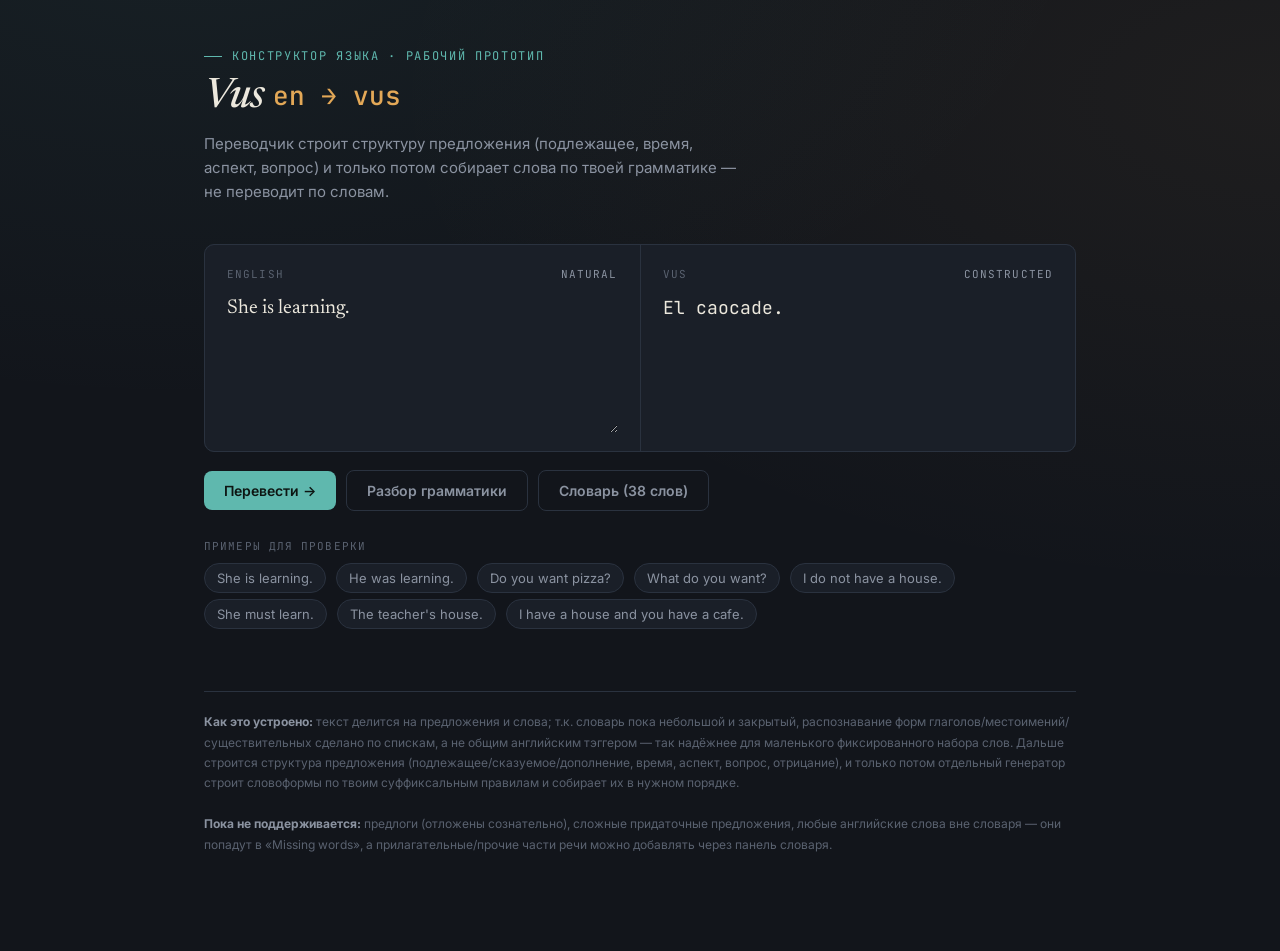
<file: main.html>
<!DOCTYPE html>
<html lang="ru">
<head>
<meta charset="UTF-8">
<meta name="viewport" content="width=device-width, initial-scale=1.0">
<title>Vus — переводчик</title>
<link rel="preconnect" href="https://fonts.googleapis.com">
<link href="https://fonts.googleapis.com/css2?family=Newsreader:ital,opsz,wght@0,6..72,400;0,6..72,500;0,6..72,600;1,6..72,400&family=JetBrains+Mono:wght@400;500;600;700&family=Inter:wght@400;500;600;700&display=swap" rel="stylesheet">
<style>
  :root{
    --bg:        #12151b;
    --surface:   #1a1f28;
    --surface-2: #202632;
    --border:    #2a323f;
    --text:      #ece8dd;
    --text-dim:  #8b93a1;
    --text-faint:#5a6270;
    --amber:     #e3a857;   /* verb / глагол   */
    --teal:      #5fb8ae;   /* noun / сущ.     */
    --rose:      #d98a93;   /* pronoun / мест. */
    --violet:    #9c8fc9;   /* particle / служ.*/
    --red:       #d97066;
    --radius: 10px;
  }
  *{box-sizing:border-box;}
  html,body{margin:0;padding:0;}
  body{
    background:
      radial-gradient(ellipse 900px 500px at 15% -10%, rgba(95,184,174,0.07), transparent),
      radial-gradient(ellipse 900px 500px at 100% 10%, rgba(227,168,87,0.06), transparent),
      var(--bg);
    color:var(--text);
    font-family:'Inter',sans-serif;
    min-height:100vh;
  }
  .wrap{max-width:920px;margin:0 auto;padding:48px 24px 96px;}

  /* ---------- header ---------- */
  header{margin-bottom:40px;}
  .eyebrow{
    font-family:'JetBrains Mono',monospace;
    font-size:12px;letter-spacing:0.14em;text-transform:uppercase;
    color:var(--teal); margin-bottom:10px; display:flex; align-items:center; gap:10px;
  }
  .eyebrow::before{content:"";width:18px;height:1px;background:var(--teal);display:inline-block;}
  h1{
    font-family:'Newsreader',serif; font-weight:500; font-style:italic;
    font-size:42px; line-height:1.1; margin:0 0 12px; letter-spacing:-0.01em;
  }
  h1 em{font-style:normal; color:var(--amber); font-family:'JetBrains Mono',monospace; font-size:0.62em; vertical-align:2px; letter-spacing:0;}
  header p{color:var(--text-dim); font-size:15px; line-height:1.6; max-width:60ch; margin:0;}

  /* ---------- translator panes ---------- */
  .panes{
    display:grid; grid-template-columns:1fr 1fr; gap:1px;
    background:var(--border); border:1px solid var(--border); border-radius:var(--radius);
    overflow:hidden; margin-bottom:18px;
  }
  @media (max-width:720px){ .panes{grid-template-columns:1fr;} }
  .pane{background:var(--surface); padding:22px 22px 18px; display:flex; flex-direction:column;}
  .pane-label{
    font-family:'JetBrains Mono',monospace; font-size:11px; letter-spacing:0.1em; text-transform:uppercase;
    color:var(--text-faint); margin-bottom:12px; display:flex; justify-content:space-between; align-items:center;
  }
  .pane-label .tag{color:var(--text-dim);}
  textarea#englishInput{
    flex:1; min-height:140px; resize:vertical;
    background:transparent; border:none; outline:none; color:var(--text);
    font-family:'Newsreader',serif; font-size:20px; line-height:1.5;
    padding:0;
  }
  textarea#englishInput::placeholder{color:var(--text-faint); font-style:italic;}
  #outputArea{
    flex:1; min-height:140px;
    font-family:'JetBrains Mono',monospace; font-size:18px; line-height:1.65;
    color:var(--text); white-space:pre-wrap; word-break:break-word;
  }
  #outputArea .placeholder{color:var(--text-faint); font-family:'Inter',sans-serif; font-style:italic; font-size:15px;}
  #outputArea .missing{color:var(--red); font-family:'Inter',sans-serif; font-size:14px; line-height:1.6;}
  #outputArea .missing b{color:var(--red); font-family:'JetBrains Mono',monospace;}

  .toolbar{display:flex; gap:10px; align-items:center; margin-bottom:28px; flex-wrap:wrap;}
  button{
    font-family:'Inter',sans-serif; font-weight:600; font-size:14px;
    border-radius:8px; border:1px solid var(--border); cursor:pointer;
    transition:all .15s ease; padding:11px 20px;
  }
  #translateBtn{background:var(--teal); color:#0d1512; border:none;}
  #translateBtn:hover{background:#72c6bc;}
  .ghost-btn{background:transparent; color:var(--text-dim);}
  .ghost-btn:hover{color:var(--text); border-color:var(--text-dim);}
  .ghost-btn.active{color:var(--amber); border-color:var(--amber);}

  /* ---------- grammar x-ray ---------- */
  #debugPanel{
    display:none; background:var(--surface); border:1px solid var(--border); border-radius:var(--radius);
    padding:20px 22px; margin-bottom:28px;
  }
  #debugPanel.show{display:block;}
  #debugPanel h3{
    margin:0 0 14px; font-family:'JetBrains Mono',monospace; font-size:12px;
    letter-spacing:0.1em; text-transform:uppercase; color:var(--text-faint); font-weight:500;
  }
  .clause-block{border-top:1px dashed var(--border); padding:14px 0;}
  .clause-block:first-child{border-top:none; padding-top:0;}
  .chip-row{display:flex; flex-wrap:wrap; gap:6px; margin-bottom:8px;}
  .chip{
    font-family:'JetBrains Mono',monospace; font-size:12px; padding:4px 9px; border-radius:6px;
    border:1px solid var(--border); display:inline-flex; gap:6px; align-items:baseline;
  }
  .chip .k{color:var(--text-faint); font-size:10px; text-transform:uppercase;}
  .chip.noun{border-color:rgba(95,184,174,.4); color:var(--teal);}
  .chip.verb{border-color:rgba(227,168,87,.4); color:var(--amber);}
  .chip.pronoun{border-color:rgba(217,138,147,.4); color:var(--rose);}
  .chip.particle{border-color:rgba(156,143,201,.4); color:var(--violet);}
  .chip.miss{border-color:rgba(217,112,102,.5); color:var(--red);}
  .flags{font-size:12px; color:var(--text-dim); font-family:'JetBrains Mono',monospace;}

  /* ---------- dictionary editor ---------- */
  #dictPanel{display:none; background:var(--surface); border:1px solid var(--border); border-radius:var(--radius); padding:20px 22px; margin-bottom:28px;}
  #dictPanel.show{display:block;}
  #dictPanel h3{margin:0 0 14px; font-family:'JetBrains Mono',monospace; font-size:12px; letter-spacing:0.1em; text-transform:uppercase; color:var(--text-faint); font-weight:500;}
  .dict-form{display:grid; grid-template-columns:1fr 1fr 130px auto; gap:8px; margin-bottom:16px;}
  @media (max-width:640px){.dict-form{grid-template-columns:1fr 1fr;}}
  .dict-form input, .dict-form select{
    background:var(--surface-2); border:1px solid var(--border); border-radius:6px; color:var(--text);
    padding:9px 10px; font-family:'Inter',sans-serif; font-size:13px; outline:none;
  }
  .dict-form input:focus, .dict-form select:focus{border-color:var(--teal);}
  #dictAdd{background:var(--amber); color:#241a0a; border:none; padding:9px 16px; font-size:13px;}
  #dictAdd:hover{background:#edb56d;}
  .dict-table{width:100%; border-collapse:collapse; font-family:'JetBrains Mono',monospace; font-size:13px;}
  .dict-table th{text-align:left; color:var(--text-faint); font-weight:500; font-size:11px; text-transform:uppercase; letter-spacing:.06em; padding:6px 8px; border-bottom:1px solid var(--border);}
  .dict-table td{padding:6px 8px; border-bottom:1px solid rgba(255,255,255,.03); color:var(--text);}
  .dict-table td.pos{color:var(--text-dim); font-family:'Inter',sans-serif; font-size:11px;}
  .dict-table tr:hover{background:rgba(255,255,255,.02);}
  .del-x{color:var(--red); cursor:pointer; opacity:.6; font-family:'Inter',sans-serif;}
  .del-x:hover{opacity:1;}
  .dict-io{display:flex; gap:8px; margin-top:14px;}
  .dict-scroll{max-height:280px; overflow-y:auto;}

  /* ---------- examples ---------- */
  .examples{margin-top:8px;}
  .examples-label{font-family:'JetBrains Mono',monospace; font-size:11px; letter-spacing:0.1em; text-transform:uppercase; color:var(--text-faint); margin-bottom:10px;}
  .ex-chip{
    display:inline-block; margin:0 6px 6px 0; padding:6px 12px; border:1px solid var(--border);
    border-radius:16px; font-size:13px; color:var(--text-dim); cursor:pointer; background:var(--surface);
  }
  .ex-chip:hover{border-color:var(--teal); color:var(--text);}

  footer{margin-top:56px; padding-top:20px; border-top:1px solid var(--border); color:var(--text-faint); font-size:12px; line-height:1.7;}
  footer b{color:var(--text-dim);}
</style>
</head>
<body>
<div class="wrap">

  <header>
    <div class="eyebrow">Конструктор языка · рабочий прототип</div>
    <h1>Vus <em>en → vus</em></h1>
    <p>Переводчик строит структуру предложения (подлежащее, время, аспект, вопрос) и только потом собирает слова по твоей грамматике — не переводит по словам.</p>
  </header>

  <div class="panes">
    <div class="pane">
      <div class="pane-label"><span>English</span><span class="tag">natural</span></div>
      <textarea id="englishInput" placeholder="She is learning…">She is learning.</textarea>
    </div>
    <div class="pane">
      <div class="pane-label"><span>Vus</span><span class="tag">constructed</span></div>
      <div id="outputArea"><span class="placeholder">Перевод появится здесь</span></div>
    </div>
  </div>

  <div class="toolbar">
    <button id="translateBtn">Перевести →</button>
    <button class="ghost-btn" id="toggleDebug">Разбор грамматики</button>
    <button class="ghost-btn" id="toggleDict">Словарь (38 слов)</button>
  </div>

  <div id="debugPanel">
    <h3>Грамматический разбор</h3>
    <div id="debugContent"></div>
  </div>

  <div id="dictPanel">
    <h3>Словарь</h3>
    <div class="dict-form">
      <input id="dictEn" placeholder="английское слово">
      <input id="dictRoot" placeholder="корень на Vus">
      <select id="dictPos">
        <option value="noun">существительное</option>
        <option value="verb">глагол</option>
        <option value="pronoun">местоимение</option>
        <option value="adjective">прилагательное</option>
        <option value="modal">модальный глагол</option>
        <option value="conjunction">союз</option>
        <option value="question">вопр. слово</option>
        <option value="interjection">междометие</option>
      </select>
      <button id="dictAdd">Добавить</button>
    </div>
    <div class="dict-scroll">
      <table class="dict-table" id="dictTable">
        <thead><tr><th>English</th><th>Root</th><th class="pos">Тип</th><th></th></tr></thead>
        <tbody id="dictBody"></tbody>
      </table>
    </div>
    <div class="dict-io">
      <button class="ghost-btn" id="dictExport">Экспорт JSON</button>
      <button class="ghost-btn" id="dictImportBtn">Импорт JSON</button>
      <input type="file" id="dictImportFile" accept="application/json" style="display:none">
    </div>
  </div>

  <div class="examples">
    <div class="examples-label">Примеры для проверки</div>
    <span class="ex-chip">She is learning.</span>
    <span class="ex-chip">He was learning.</span>
    <span class="ex-chip">Do you want pizza?</span>
    <span class="ex-chip">What do you want?</span>
    <span class="ex-chip">I do not have a house.</span>
    <span class="ex-chip">She must learn.</span>
    <span class="ex-chip">The teacher's house.</span>
    <span class="ex-chip">I have a house and you have a cafe.</span>
  </div>

  <footer>
    <b>Как это устроено:</b> текст делится на предложения и слова; т.к. словарь пока небольшой и закрытый, распознавание форм глаголов/местоимений/существительных сделано по спискам, а не общим английским тэггером — так надёжнее для маленького фиксированного набора слов. Дальше строится структура предложения (подлежащее/сказуемое/дополнение, время, аспект, вопрос, отрицание), и только потом отдельный генератор строит словоформы по твоим суффиксальным правилам и собирает их в нужном порядке.<br><br>
    <b>Пока не поддерживается:</b> предлоги (отложены сознательно), сложные придаточные предложения, любые английские слова вне словаря — они попадут в «Missing words», а прилагательные/прочие части речи можно добавлять через панель словаря.
  </footer>

</div>

<script>
/* =========================================================================
   1. СЛОВАРЬ
   Ключ — английская лемма (базовая форма). pos используется debug-панелью
   и для отдельных генераторов (noun / pronoun / verb / modal / adjective).
   ========================================================================= */
let DICTIONARY = {
  // местоимения
  'i':      { root:'Vi',  pos:'pronoun' },
  'you':    { root:'Vus', pos:'pronoun' },
  'he':     { root:'Il',  pos:'pronoun' },
  'she':    { root:'El',  pos:'pronoun' },
  'it':     { root:'De',  pos:'pronoun' },
  'we':     { root:'Nus', pos:'pronoun' },
  'they':   { root:'Vos', pos:'pronoun' },
  // существительные
  'house':     { root:'vous',  pos:'noun' },
  'cafe':      { root:'cafe',  pos:'noun' },
  'cafeteria': { root:'cafe',  pos:'noun' },
  'pizza':     { root:'pizza', pos:'noun' },
  'morning':   { root:'dar',   pos:'noun' },
  'daytime':   { root:'dur',   pos:'noun' },
  'evening':   { root:'nev',   pos:'noun' },
  'night':     { root:'nuv',   pos:'noun' },
  'day':       { root:'qan',   pos:'noun' },
  'week':      { root:'teqen', pos:'noun' },
  'teacher':   { root:'pare',  pos:'noun' },
  'father':    { root:'pate',  pos:'noun' },
  'mother':    { root:'mate',  pos:'noun' },
  // союзы
  'and': { root:'it', pos:'conjunction' },
  'or':  { root:'pū', pos:'conjunction' },
  'but': { root:'cū', pos:'conjunction' },
  // вопросительные слова
  'what': { root:'qu',   pos:'question' },
  'who':  { root:'qa',   pos:'question' },
  'how':  { root:'qo',   pos:'question' },
  'why':  { root:'qi',   pos:'question' },
  'when': { root:'qanq', pos:'question' },
  // глаголы (леммы; спряжённые формы распознаются VERB_FORMS ниже)
  'be':    { root:'e',   pos:'verb' },
  'do':    { root:'an',  pos:'verb' },
  'learn': { root:'oca', pos:'verb' },
  'study': { root:'oca', pos:'verb' },
  'have':  { root:'jū',  pos:'verb' },
  'can':   { root:'col', pos:'modal' },
  'want':  { root:'dul', pos:'verb' },   // синтаксически ведёт себя как модальный: want + инфинитив
  'must':  { root:'den', pos:'modal' },
  // междометия
  'hello':   { root:'Qite',  pos:'interjection' },
  'hi':      { root:'Venite',pos:'interjection' },
  'bye':     { root:'qami',  pos:'interjection' },
  'goodbye': { root:'vinita',pos:'interjection' },
};

/* Закрытый список спряжённых английских форм для глаголов, которые есть
   в словаре. Так как словарь маленький и фиксированный, надёжнее вручную
   перечислить формы, чем полагаться на автоматический тэггер времени. */
const VERB_FORMS = {
  'be':{present:['am','is','are','be'], past:['was','were'], gerund:'being'},
  'do':{present:['do','does'], past:['did'], gerund:'doing'},
  'learn':{present:['learn','learns'], past:['learned','learnt'], gerund:'learning'},
  'study':{present:['study','studies'], past:['studied'], gerund:'studying'},
  'have':{present:['have','has'], past:['had'], gerund:'having'},
  'want':{present:['want','wants'], past:['wanted'], gerund:'wanting'},
};
const MODAL_FORMS = { 'can':{present:'can', past:'could'}, 'must':{present:'must', past:'must'} };

const ARTICLES = new Set(['a','an','the']);
const PREPOSITIONS = new Set(['in','on','at','for','from','of','with','by','into','onto','near','under','over','about','through','between','to']);
const POSSESSIVE_DET = { 'my':'i','your':'you',"your's":'you','his':'he','her':'she','its':'it','our':'we','their':'they' };
const QUESTION_WORDS = new Set(['what','who','how','why','when']);
const NEGATIONS = new Set(['not',"n't",'nt']);
const FUTURE_MARKERS = new Set(['will','shall']);
const CONJ_WORDS = { 'and':'and','or':'or','but':'but' };

/* =========================================================================
   2. МОРФОЛОГИЧЕСКИЙ ДВИЖОК  (проверено против примеров пользователя)
   ========================================================================= */
function endsVowel(w){ return 'aeiouāēīōū'.includes(w[w.length-1].toLowerCase()); }
function applyPossessive(root){ return endsVowel(root) ? root+'s' : root+'i'; }
function applyPlural(word){ return endsVowel(word) ? word+'n' : word+'in'; }

function generateNoun(root, {poss=false, plural=false}={}){
  let w = root;
  if (poss)   w = applyPossessive(w);
  if (plural) w = applyPlural(w);
  return w;
}
function generatePronoun(root, {poss=false}={}){
  return poss ? applyPossessive(root) : root;
}
const TENSE_SUFFIX = { 1:{past:'da',present:'de',future:'do'}, 2:{past:'a',present:'e',future:'o'} };
function verbType(root){ return endsVowel(root) ? 1 : 2; }
function generateVerb(root, {tense='present', aspect='simple'}={}){
  const type = verbType(root);
  const suf = TENSE_SUFFIX[type][tense] || TENSE_SUFFIX[type].present;
  let form = root + suf;
  if (aspect==='continuous') form = 'ca' + form;
  return form;
}

/* =========================================================================
   3. РАЗБОР ПРЕДЛОЖЕНИЯ
   Стратегия: compromise используется только для токенизации/деления на
   предложения и для распознавания прилагательных вне словаря. Всё, что
   касается наших 38 слов (местоимения/глаголы/существительные), находится
   собственным сканером по спискам выше — это надёжнее для маленького
   фиксированного словаря, чем общий английский тэггер.
   ========================================================================= */

function tokenize(text){
  // простая токенизация с сохранением апострофов внутри слов (don't, teacher's)
  return text
    .replace(/[.,!;:]+/g,' ')
    .trim()
    .split(/\s+/)
    .filter(Boolean);
}

function lemmaOfVerbForm(tok){
  const t = tok.toLowerCase();
  for (const lemma in VERB_FORMS){
    const f = VERB_FORMS[lemma];
    if (f.present.includes(t)) return {lemma, tense:'present', gerund:false};
    if (f.past.includes(t)) return {lemma, tense:'past', gerund:false};
    if (f.gerund === t) return {lemma, tense:null, gerund:true};
    if (lemma === t) return {lemma, tense:'present', gerund:false}; // база = present/инфинитив
  }
  return null;
}
function modalInfo(tok){
  const t = tok.toLowerCase();
  for (const lemma in MODAL_FORMS){
    if (MODAL_FORMS[lemma].present === t) return {lemma, tense:'present'};
    if (MODAL_FORMS[lemma].past === t) return {lemma, tense:'past'};
  }
  return null;
}

function isNounLemma(word){
  const d = DICTIONARY[word.toLowerCase()];
  return d && d.pos === 'noun' ? d : null;
}
function isPronounLemma(word){
  const d = DICTIONARY[word.toLowerCase()];
  return d && d.pos === 'pronoun' ? d : null;
}
// возвращает {singular, dictEntry} если слово — известное существительное во мн.ч. или ед.ч.
function matchNoun(word){
  const w = word.toLowerCase();
  if (isNounLemma(w)) return { singular:w, plural:false };
  if (w.endsWith('es') && isNounLemma(w.slice(0,-2))) return { singular:w.slice(0,-2), plural:true };
  if (w.endsWith('s') && isNounLemma(w.slice(0,-1))) return { singular:w.slice(0,-1), plural:true };
  return null;
}

/* --- деление на слова-с-тегами для отладочной панели и генерации --- */
function classifyToken(tok, nextTok){
  const w = tok.toLowerCase().replace(/^'|'$/g,'');
  return w;
}

/* -------------------------------------------------------------------------
   Разбор одной "клаузы/фразы" (после разбиения по союзам верхнего уровня).
   Возвращает { translationWords: [...], missing: [...], debug: {...} }
------------------------------------------------------------------------- */
function translateClauseOrPhrase(rawText){
  const isQuestion = /\?\s*$/.test(rawText.trim());
  let tokens = tokenize(rawText).map(t => t.replace(/[?!]$/,''));
  const missing = [];
  const debugChips = [];

  // --- 1. Убираем/распознаём "'s" притяжательное: "teacher's" -> ["teacher","'s"]
  let expanded = [];
  tokens.forEach(t=>{
    const m = t.match(/^(.+)'s$/i);
    if (m && !['it'].includes(m[1].toLowerCase())){
      expanded.push(m[1]); expanded.push("__POSS__");
    } else {
      expanded.push(t);
    }
  });
  tokens = expanded;

  // --- 2. negation flag + удаление частиц отрицания из потока ---
  let negation = false;
  tokens = tokens.filter(t=>{
    const lw = t.toLowerCase();
    if (NEGATIONS.has(lw)) { negation = true; return false; }
    if (lw.endsWith("n't")) { negation = true; return false; }
    return true;
  });

  // --- 3. вопросительное слово (если стоит первым) ---
  let questionWord = null;
  if (tokens.length && QUESTION_WORDS.has(tokens[0].toLowerCase())){
    questionWord = tokens[0].toLowerCase();
    tokens = tokens.slice(1);
  }

  // --- 4. ищем модальный/будущий маркер и главный глагол ---
  let modal = null;         // {lemma, tense}
  let futureMarker = false;
  let verb = null;          // {lemma, tense, aspect}
  let verbIndex = -1;
  const verbTokenIndices = new Set(); // все индексы токенов, "съеденные" глагольным блоком

  for (let i=0;i<tokens.length;i++){
    const lw = tokens[i].toLowerCase();
    if (FUTURE_MARKERS.has(lw)) { futureMarker = true; verbTokenIndices.add(i); continue; }
    if (!modal){
      const mi = modalInfo(lw);
      if (mi){ modal = mi; verbTokenIndices.add(i); continue; }
    }
    if (verb) continue; // основной глагол уже нашли — дальше не переопределяем

    // continuous: be-форма + ...ing глагол чуть дальше
    const vf = lemmaOfVerbForm(lw);
    if (vf && vf.lemma==='be' && !vf.gerund){
      // смотрим вперёд на ...ing
      for (let j=i+1;j<Math.min(i+4,tokens.length);j++){
        const gf = lemmaOfVerbForm(tokens[j].toLowerCase());
        if (gf && gf.gerund){
          verb = { lemma:gf.lemma, tense: futureMarker?'future':vf.tense, aspect:'continuous' };
          verbIndex = j;
          verbTokenIndices.add(i); verbTokenIndices.add(j);
          break;
        }
      }
      if (verb) continue;
    }
    if (vf && vf.lemma==='do' && !vf.gerund){
      // может быть "dummy do" перед другим глаголом (вопрос/отрицание) —
      // проверим, есть ли дальше ещё один известный глагол в базовой форме
      const rest = tokens.slice(i+1).map(x=>x.toLowerCase());
      const hasOtherVerb = rest.some(r => lemmaOfVerbForm(r) || modalInfo(r));
      if (hasOtherVerb){ verbTokenIndices.add(i); continue; }
      verb = { lemma:'do', tense: futureMarker?'future':vf.tense, aspect:'simple' };
      verbIndex = i; verbTokenIndices.add(i); continue;
    }
    if (vf && !vf.gerund){
      verb = { lemma:vf.lemma, tense: futureMarker?'future':vf.tense, aspect:'simple' };
      verbIndex = i; verbTokenIndices.add(i); continue;
    }
  }
  if (modal && futureMarker) modal.tense='future'; // редкий кейс "will can" — на всякий случай не ломаем

  // --- если это не клауза (глагола нет) — трактуем как именную фразу ---
  const isClause = !!(verb || modal);

  // --- 5. собираем слова, которые остались НЕ глагольной частью,
  //        в подлежащее / дополнение, разделённые по verbIndex ---
  function isVerbToken(i){
    return verbTokenIndices.has(i);
  }

  function buildPhrase(tokSlice){
    // возвращает {words:[{lemma,type,plural,poss}], missingLocal:[]}
    let out = [];
    let localMissing = [];
    let pendingPoss = null; // {isPronoun, lemma}
    for (let i=0;i<tokSlice.length;i++){
      const raw = tokSlice[i];
      const lw = raw.toLowerCase();
      if (ARTICLES.has(lw)) continue;
      if (PREPOSITIONS.has(lw)) continue; // предлоги пока сознательно опущены
      if (raw === '__POSS__') { continue; } // маркер уже обработан ниже
      if (POSSESSIVE_DET[lw]){
        pendingPoss = { isPronoun:true, lemma:POSSESSIVE_DET[lw] };
        continue;
      }
      const nm = matchNoun(raw);
      if (nm){
        let isPoss = false;
        if (tokSlice[i+1] === '__POSS__'){ isPoss = true; i++; }
        out.push({ kind:'noun', lemma:nm.singular, plural:nm.plural, poss:isPoss, possessor: pendingPoss });
        pendingPoss = null;
        continue;
      }
      const pr = isPronounLemma(lw);
      if (pr){
        out.push({ kind:'pronoun', lemma:lw, possessor: pendingPoss });
        pendingPoss = null;
        continue;
      }
      // прилагательное? проверим словарь напрямую (могут быть добавлены пользователем)
      const d = DICTIONARY[lw];
      if (d && d.pos==='adjective'){
        out.push({ kind:'adjective', lemma:lw });
        continue;
      }
      if (d){ out.push({ kind:d.pos, lemma:lw }); continue; }
      // неизвестное содержательное слово — используем compromise как последнюю
      // попытку понять часть речи (для более понятного сообщения об ошибке),
      // и добавляем в список пропущенных.
      localMissing.push(raw);
    }
    return { words: out, missingLocal: localMissing };
  }

  const beforeVerb = [];
  const afterVerb = [];
  let seenVerbZone = false;
  for (let i=0;i<tokens.length;i++){
    if (isVerbToken(i)){ seenVerbZone = true; continue; }
    if (!seenVerbZone) beforeVerb.push(tokens[i]); else afterVerb.push(tokens[i]);
  }

  const subjPhrase = buildPhrase(beforeVerb);
  const objPhrase = isClause ? buildPhrase(afterVerb) : buildPhrase(tokens.filter((_,i)=>true));
  // если это не клауза — вся фраза уже разобрана как subjPhrase (afterVerb пуст),
  // поэтому objPhrase выше для не-клаузы дублирует; берём только subjPhrase.

  missing.push(...subjPhrase.missingLocal);
  if (isClause) missing.push(...objPhrase.missingLocal);

  /* =======================================================================
     6. ГЕНЕРАЦИЯ СЛОВ НА VUS
     ======================================================================= */
  function renderWordList(list){
    const words = [];
    list.forEach(item=>{
      if (item.kind==='noun'){
        const entry = DICTIONARY[item.lemma];
        if (!entry) return;
        if (item.possessor){
          const pEntry = DICTIONARY[item.possessor.lemma];
          if (pEntry){
            const pWord = generatePronoun(pEntry.root, {poss:true});
            words.push(pWord);
            debugChips.push({type:'pronoun', label:item.possessor.lemma+' (poss)', out:pWord});
          }
        }
        const w = generateNoun(entry.root, {poss:item.poss, plural:item.plural});
        words.push(w);
        debugChips.push({type:'noun', label:item.lemma+(item.plural?' (pl)':'')+(item.poss?' (poss)':''), out:w});
      } else if (item.kind==='pronoun'){
        const entry = DICTIONARY[item.lemma];
        if (!entry) return;
        if (item.possessor){
          const pEntry = DICTIONARY[item.possessor.lemma];
          if (pEntry){
            const pWord = generatePronoun(pEntry.root, {poss:true});
            words.push(pWord);
            debugChips.push({type:'pronoun', label:item.possessor.lemma+' (poss)', out:pWord});
          }
        }
        const w = generatePronoun(entry.root, {});
        words.push(w);
        debugChips.push({type:'pronoun', label:item.lemma, out:w});
      } else if (item.kind==='adjective'){
        const entry = DICTIONARY[item.lemma];
        if (!entry) return;
        words.push(entry.root);
        debugChips.push({type:'particle', label:item.lemma+' (adj)', out:entry.root});
      } else if (item.kind==='interjection' || item.kind==='conjunction' || item.kind==='question'){
        const entry = DICTIONARY[item.lemma];
        if (!entry) return;
        words.push(entry.root);
        debugChips.push({type:'particle', label:item.lemma, out:entry.root});
      }
    });
    return words;
  }

  let outWords = [];

  if (!isClause){
    // именная фраза без глагола
    outWords = renderWordList(subjPhrase.words);
  } else {
    const subjWords = renderWordList(subjPhrase.words);
    const objWords  = renderWordList(objPhrase.words);

    // глагольный блок
    let verbBlock = [];
    if (negation){ verbBlock.push('nor'); debugChips.push({type:'particle', label:'negation', out:'nor'}); }

    if (modal){
      const mEntry = DICTIONARY[modal.lemma];
      if (mEntry){
        const mv = generateVerb(mEntry.root, { tense: modal.tense, aspect:'simple' });
        verbBlock.push(mv);
        debugChips.push({type:'verb', label:modal.lemma+' (modal, '+modal.tense+')', out:mv});
      } else missing.push(modal.lemma);
      if (verb){
        const vEntry = DICTIONARY[verb.lemma];
        if (vEntry){
          verbBlock.push(vEntry.root); // после модального — голый инфинитив
          debugChips.push({type:'verb', label:verb.lemma+' (infinitive)', out:vEntry.root});
        } else missing.push(verb.lemma);
      }
    } else if (verb){
      const vEntry = DICTIONARY[verb.lemma];
      if (vEntry){
        const vv = generateVerb(vEntry.root, { tense:verb.tense, aspect:verb.aspect });
        verbBlock.push(vv);
        debugChips.push({type:'verb', label:verb.lemma+' ('+verb.tense+', '+verb.aspect+')', out:vv});
      } else missing.push(verb.lemma);
    }

    if (isQuestion || questionWord){
      // VSO, вопросительное слово — в начало
      outWords = [...verbBlock, ...subjWords, ...objWords];
      if (questionWord){
        const qEntry = DICTIONARY[questionWord];
        if (qEntry){ outWords = [qEntry.root, ...outWords]; debugChips.unshift({type:'particle', label:questionWord+' (question)', out:qEntry.root}); }
        else missing.push(questionWord);
      }
    } else {
      // SVO
      outWords = [...subjWords, ...verbBlock, ...objWords];
    }
  }

  return {
    words: outWords,
    missing,
    debugChips,
    flags: { isClause, isQuestion: !!(isQuestion||questionWord), questionWord, negation,
             tense: verb ? verb.tense : (modal ? modal.tense : null),
             aspect: verb ? verb.aspect : null, modal: modal ? modal.lemma : null }
  };
}

/* -------------------------------------------------------------------------
   Верхний уровень: делим по союзам and/or/but, переводим части отдельно,
   склеиваем через conlang-союз.
------------------------------------------------------------------------- */
function splitTopLevelConjunctions(text){
  const re = /\s+(and|or|but)\s+/gi;
  const parts = text.split(re);
  // parts чередует: [текст, союз, текст, союз, текст...]
  const chunks = [];
  chunks.push({ text: parts[0], conjBefore: null });
  for (let i=1;i<parts.length;i+=2){
    chunks.push({ text: parts[i+1], conjBefore: parts[i].toLowerCase() });
  }
  return chunks;
}

function translateSentence(sentenceText){
  const endsWithQ = /\?\s*$/.test(sentenceText.trim());
  const chunks = splitTopLevelConjunctions(sentenceText);
  const allMissing = [];
  const allDebug = [];
  const finalWords = [];

  chunks.forEach((chunk, idx)=>{
    const res = translateClauseOrPhrase(chunk.text);
    allMissing.push(...res.missing);
    allDebug.push({ text:chunk.text.trim(), chips:res.debugChips, flags:res.flags });
    if (idx>0 && chunk.conjBefore){
      const cEntry = DICTIONARY[chunk.conjBefore];
      finalWords.push(cEntry ? cEntry.root : chunk.conjBefore);
    }
    finalWords.push(...res.words);
  });

  let translation;
  if (allMissing.length){
    translation = { type:'missing', words: [...new Set(allMissing)] };
  } else {
    let s = finalWords.join(' ');
    s = s.charAt(0).toUpperCase() + s.slice(1);
    if (endsWithQ) s += ' ?'; else s += '.';
    translation = { type:'ok', text:s };
  }
  return { translation, debug: allDebug };
}

function translateText(fullText){
  if (!fullText.trim()) return null;
  // делим на предложения простым способом (по . ! ?), сохраняя ?
  const rawSentences = fullText.match(/[^.!?]+[.!?]?/g) || [fullText];
  const results = rawSentences.map(s=>s.trim()).filter(Boolean).map(translateSentence);
  return results;
}

/* =========================================================================
   4. UI
   ========================================================================= */
const btnTranslate = document.getElementById('translateBtn');
const inputEl = document.getElementById('englishInput');
const outputEl = document.getElementById('outputArea');
const debugPanel = document.getElementById('debugPanel');
const debugContent = document.getElementById('debugContent');
const toggleDebugBtn = document.getElementById('toggleDebug');
const dictPanel = document.getElementById('dictPanel');
const toggleDictBtn = document.getElementById('toggleDict');

function renderOutput(results){
  outputEl.innerHTML = '';
  let anyMissing = false;
  const lines = [];
  results.forEach(r=>{
    if (r.translation.type==='missing'){
      anyMissing = true;
      lines.push(`<div class="missing">Missing words: <b>${r.translation.words.join(', ')}</b></div>`);
    } else {
      lines.push(`<div>${escapeHtml(r.translation.text)}</div>`);
    }
  });
  outputEl.innerHTML = lines.join('');
}

function escapeHtml(s){
  return s.replace(/[&<>"']/g, c=>({'&':'&amp;','<':'&lt;','>':'&gt;','"':'&quot;',"'":'&#39;'}[c]));
}

function renderDebug(results){
  debugContent.innerHTML = '';
  results.forEach(r=>{
    r.debug.forEach(clause=>{
      const block = document.createElement('div');
      block.className = 'clause-block';
      const chipRow = document.createElement('div');
      chipRow.className = 'chip-row';
      clause.chips.forEach(c=>{
        const chip = document.createElement('span');
        chip.className = 'chip ' + c.type;
        chip.innerHTML = `<span class="k">${c.label}</span> → ${c.out}`;
        chipRow.appendChild(chip);
      });
      if (!clause.chips.length){
        const chip = document.createElement('span');
        chip.className='chip miss';
        chip.textContent = 'нет распознанных слов';
        chipRow.appendChild(chip);
      }
      const flags = document.createElement('div');
      flags.className='flags';
      const f = clause.flags;
      const parts = [`"${clause.text}"`];
      if (f.isClause){
        parts.push(f.isQuestion ? 'вопрос'+(f.questionWord?` (${f.questionWord})`:'') : 'утверждение');
        if (f.negation) parts.push('отрицание');
        if (f.tense) parts.push('время: '+f.tense);
        if (f.aspect) parts.push('аспект: '+f.aspect);
        if (f.modal) parts.push('модальный: '+f.modal);
      } else {
        parts.push('именная фраза (без глагола)');
      }
      flags.textContent = parts.join(' · ');
      block.appendChild(flags);
      block.appendChild(chipRow);
      debugContent.appendChild(block);
    });
  });
}

function runTranslate(){
  const text = inputEl.value;
  const results = translateText(text);
  if (!results){ outputEl.innerHTML = '<span class="placeholder">Перевод появится здесь</span>'; return; }
  renderOutput(results);
  renderDebug(results);
}

btnTranslate.addEventListener('click', runTranslate);
inputEl.addEventListener('keydown', e=>{
  if (e.key==='Enter' && (e.metaKey||e.ctrlKey)) runTranslate();
});

toggleDebugBtn.addEventListener('click', ()=>{
  debugPanel.classList.toggle('show');
  toggleDebugBtn.classList.toggle('active');
});
toggleDictBtn.addEventListener('click', ()=>{
  dictPanel.classList.toggle('show');
  toggleDictBtn.classList.toggle('active');
});

document.querySelectorAll('.ex-chip').forEach(chip=>{
  chip.addEventListener('click', ()=>{
    inputEl.value = chip.textContent;
    runTranslate();
  });
});

/* ---------- словарь: таблица + добавление + импорт/экспорт ---------- */
const dictBody = document.getElementById('dictBody');
function renderDict(){
  dictBody.innerHTML = '';
  Object.keys(DICTIONARY).sort().forEach(key=>{
    const entry = DICTIONARY[key];
    const tr = document.createElement('tr');
    tr.innerHTML = `<td>${key}</td><td>${entry.root}</td><td class="pos">${entry.pos}</td><td><span class="del-x" data-key="${key}">✕</span></td>`;
    dictBody.appendChild(tr);
  });
  dictBody.querySelectorAll('.del-x').forEach(el=>{
    el.addEventListener('click', ()=>{
      delete DICTIONARY[el.dataset.key];
      renderDict();
    });
  });
}
document.getElementById('dictAdd').addEventListener('click', ()=>{
  const en = document.getElementById('dictEn').value.trim().toLowerCase();
  const root = document.getElementById('dictRoot').value.trim();
  const pos = document.getElementById('dictPos').value;
  if (!en || !root) return;
  DICTIONARY[en] = { root, pos };
  document.getElementById('dictEn').value='';
  document.getElementById('dictRoot').value='';
  renderDict();
});
document.getElementById('dictExport').addEventListener('click', ()=>{
  const blob = new Blob([JSON.stringify(DICTIONARY, null, 2)], {type:'application/json'});
  const a = document.createElement('a');
  a.href = URL.createObjectURL(blob);
  a.download = 'vus-dictionary.json';
  a.click();
});
document.getElementById('dictImportBtn').addEventListener('click', ()=>{
  document.getElementById('dictImportFile').click();
});
document.getElementById('dictImportFile').addEventListener('change', (e)=>{
  const file = e.target.files[0];
  if (!file) return;
  const reader = new FileReader();
  reader.onload = ()=>{
    try{
      const parsed = JSON.parse(reader.result);
      DICTIONARY = { ...DICTIONARY, ...parsed };
      renderDict();
    } catch(err){ alert('Не удалось прочитать файл: '+err.message); }
  };
  reader.readAsText(file);
});

renderDict();
runTranslate();
</script>
</body>
</html>
</file>
